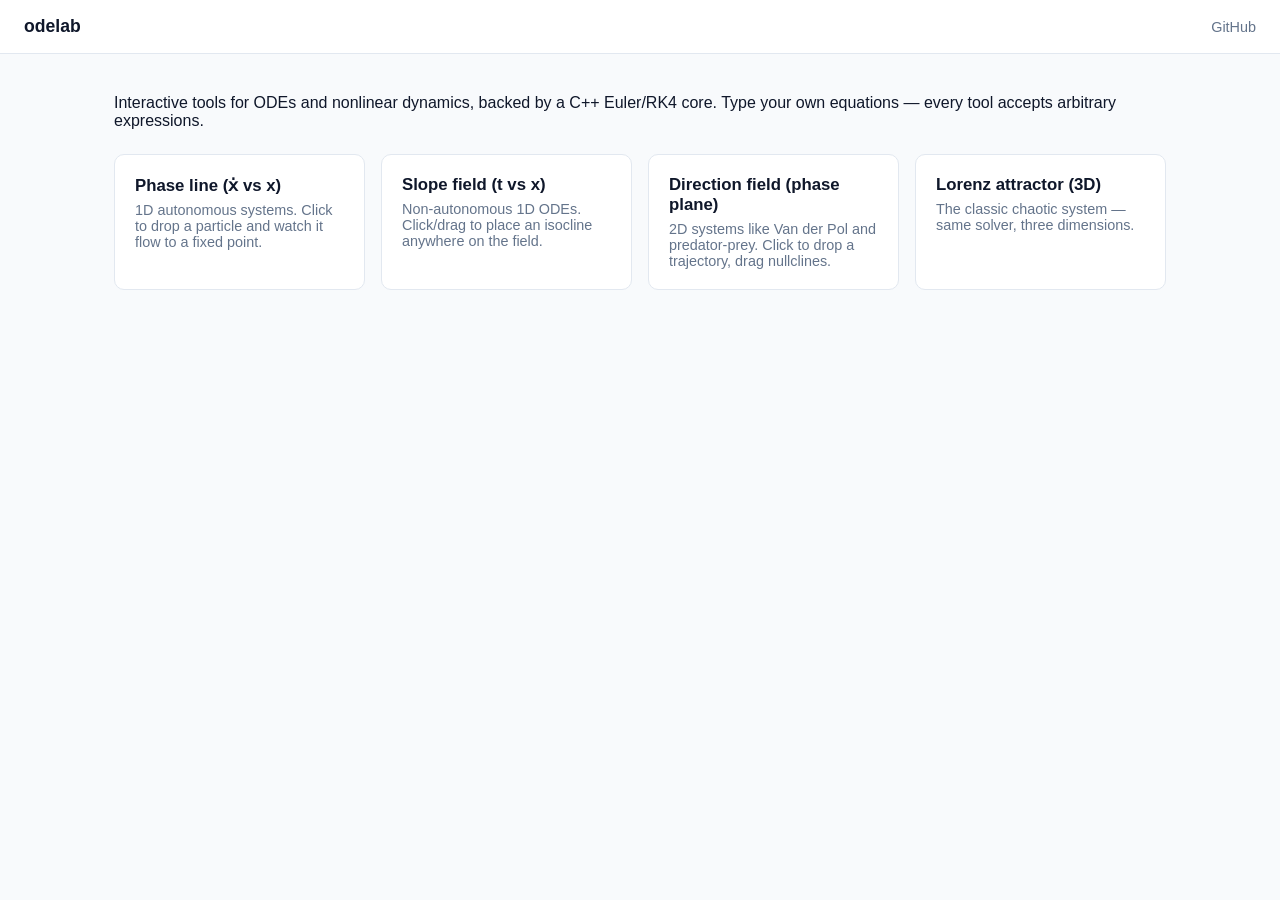
<file: frontend/index.html>
<!DOCTYPE html>
<html lang="en">
<head>
  <meta charset="UTF-8" />
  <meta name="viewport" content="width=device-width, initial-scale=1.0" />
  <title>odelab</title>
  <link rel="stylesheet" href="css/style.css" />
</head>
<body>
  <header>
    <h1>odelab</h1>
    <nav>
      <a href="https://github.com/adityarp3/ode-lab" target="_blank" rel="noopener">GitHub</a>
    </nav>
  </header>
  <main>
    <p>Interactive tools for ODEs and nonlinear dynamics, backed by a C++ Euler/RK4 core. Type your own equations — every tool accepts arbitrary expressions.</p>
    <div class="tool-grid">
      <a class="tool-card" href="tools/phase-line.html">
        <h2>Phase line (ẋ vs x)</h2>
        <p>1D autonomous systems. Click to drop a particle and watch it flow to a fixed point.</p>
      </a>
      <a class="tool-card" href="tools/slope-field.html">
        <h2>Slope field (t vs x)</h2>
        <p>Non-autonomous 1D ODEs. Click/drag to place an isocline anywhere on the field.</p>
      </a>
      <a class="tool-card" href="tools/direction-field.html">
        <h2>Direction field (phase plane)</h2>
        <p>2D systems like Van der Pol and predator-prey. Click to drop a trajectory, drag nullclines.</p>
      </a>
      <a class="tool-card" href="tools/lorenz.html">
        <h2>Lorenz attractor (3D)</h2>
        <p>The classic chaotic system — same solver, three dimensions.</p>
      </a>
    </div>
  </main>
</body>
</html>
</file>
<file: frontend/css/style.css>
:root {
  --bg: #f8fafc;
  --panel: #ffffff;
  --border: #e2e8f0;
  --text: #0f172a;
  --muted: #64748b;
  --accent: #2563eb;
  --stable: #16a34a;
  --unstable: #dc2626;
}

* { box-sizing: border-box; }

body {
  margin: 0;
  font-family: -apple-system, BlinkMacSystemFont, "Segoe UI", Roboto, sans-serif;
  background: var(--bg);
  color: var(--text);
}

header {
  padding: 1rem 1.5rem;
  border-bottom: 1px solid var(--border);
  background: var(--panel);
  display: flex;
  align-items: center;
  justify-content: space-between;
}

header h1 { font-size: 1.1rem; margin: 0; }
header nav a {
  margin-left: 1rem;
  color: var(--muted);
  text-decoration: none;
  font-size: 0.9rem;
}
header nav a:hover { color: var(--accent); }

main {
  max-width: 1100px;
  margin: 0 auto;
  padding: 1.5rem;
}

.tool-grid {
  display: grid;
  grid-template-columns: repeat(auto-fit, minmax(240px, 1fr));
  gap: 1rem;
  margin-top: 1.5rem;
}

.tool-card {
  background: var(--panel);
  border: 1px solid var(--border);
  border-radius: 10px;
  padding: 1.25rem;
  text-decoration: none;
  color: var(--text);
  display: block;
  transition: box-shadow 0.15s ease, transform 0.15s ease;
}
.tool-card:hover {
  box-shadow: 0 4px 14px rgba(15, 23, 42, 0.08);
  transform: translateY(-1px);
}
.tool-card h2 { margin: 0 0 0.4rem; font-size: 1.05rem; }
.tool-card p { margin: 0; color: var(--muted); font-size: 0.9rem; }

.controls {
  display: flex;
  flex-wrap: wrap;
  gap: 0.75rem;
  align-items: flex-end;
  background: var(--panel);
  border: 1px solid var(--border);
  border-radius: 10px;
  padding: 1rem;
  margin-bottom: 1rem;
}

.field {
  display: flex;
  flex-direction: column;
  gap: 0.25rem;
}
.field label { font-size: 0.78rem; color: var(--muted); }
.field input {
  border: 1px solid var(--border);
  border-radius: 6px;
  padding: 0.4rem 0.5rem;
  font-size: 0.9rem;
  width: 110px;
}
.field input.wide { width: 220px; }

button {
  background: var(--accent);
  color: white;
  border: none;
  border-radius: 6px;
  padding: 0.5rem 1rem;
  font-size: 0.9rem;
  cursor: pointer;
}
button:hover { opacity: 0.9; }
button.secondary {
  background: transparent;
  color: var(--accent);
  border: 1px solid var(--accent);
}

canvas {
  background: white;
  border: 1px solid var(--border);
  border-radius: 10px;
  display: block;
  cursor: crosshair;
  touch-action: none;
}

.hint {
  color: var(--muted);
  font-size: 0.85rem;
  margin: 0.5rem 0 0;
}

.error-banner {
  background: #fef2f2;
  border: 1px solid #fecaca;
  color: #991b1b;
  border-radius: 8px;
  padding: 0.6rem 0.9rem;
  font-size: 0.88rem;
  margin-bottom: 1rem;
  display: none;
}
.error-banner.visible { display: block; }

.legend {
  display: flex;
  gap: 1rem;
  font-size: 0.82rem;
  color: var(--muted);
  margin-top: 0.5rem;
}
.legend span { display: inline-flex; align-items: center; gap: 0.35rem; }
.dot { width: 10px; height: 10px; border-radius: 50%; display: inline-block; }
</file>
